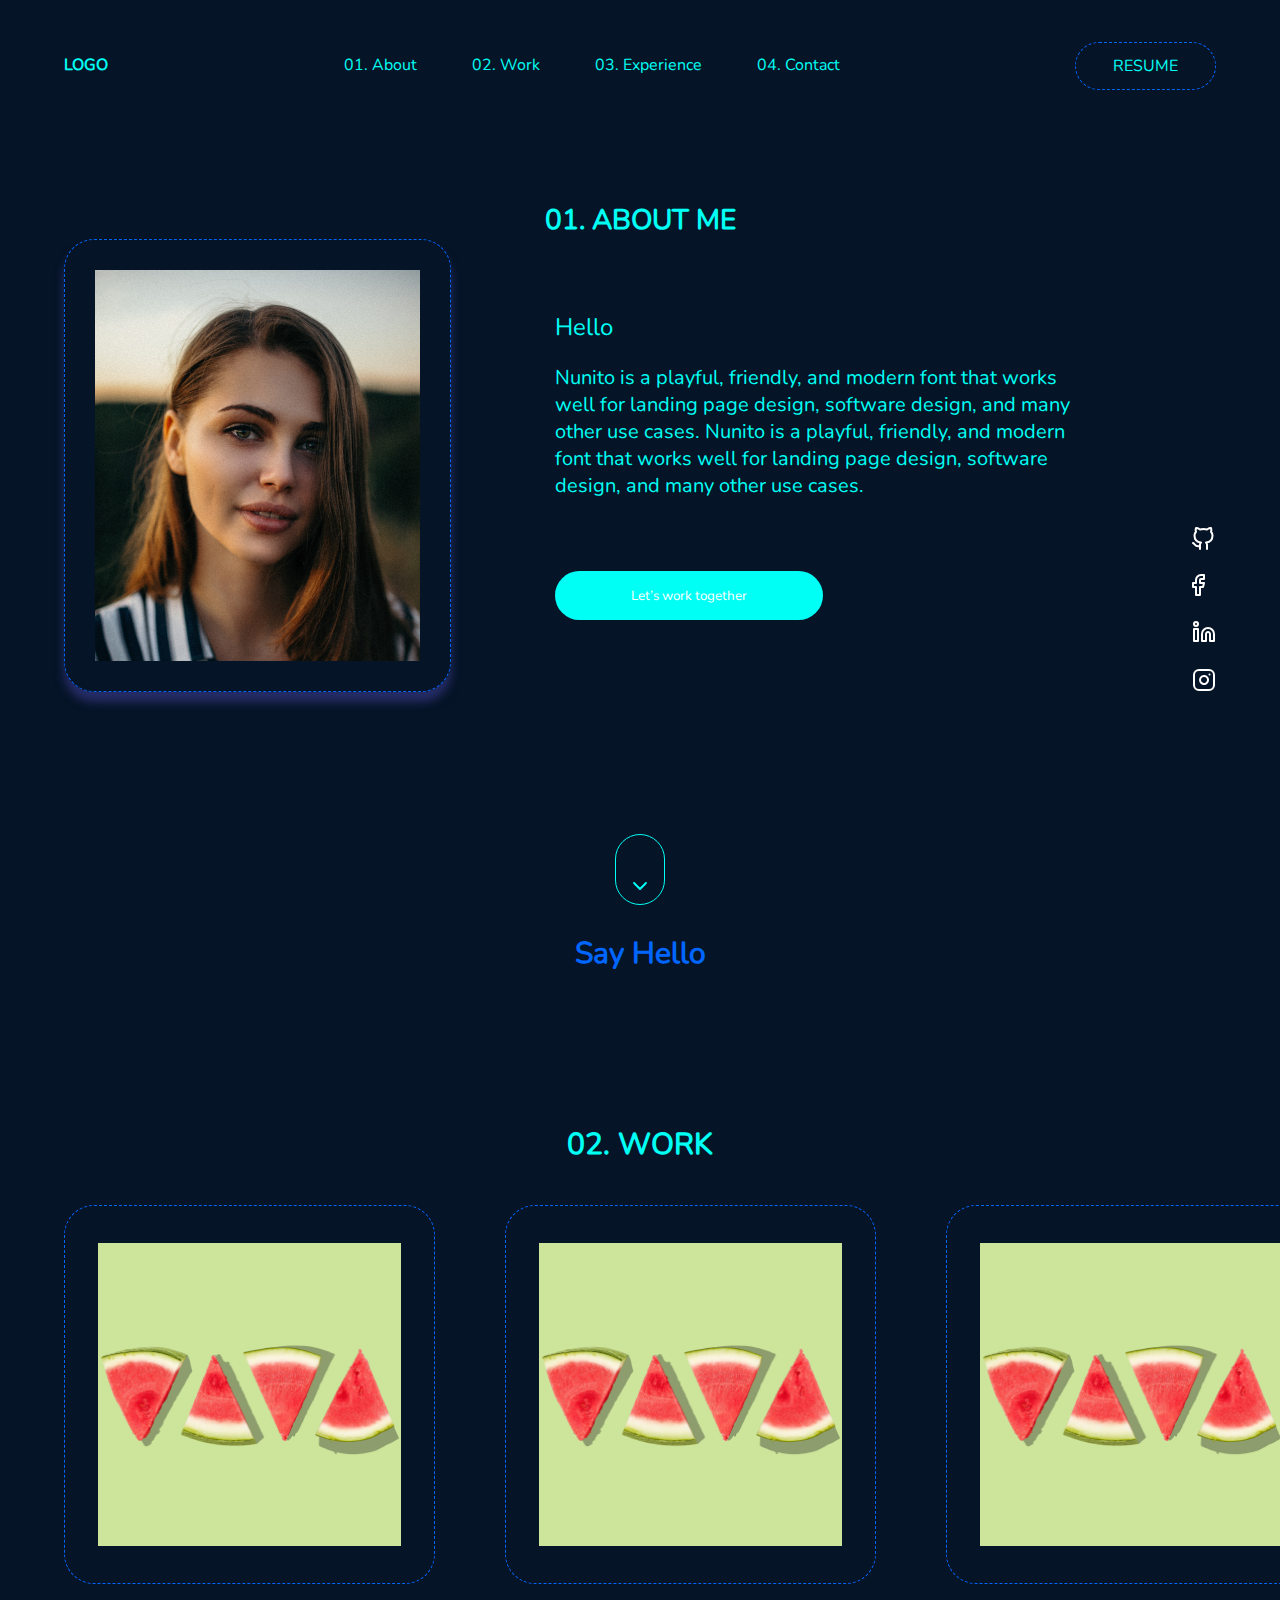
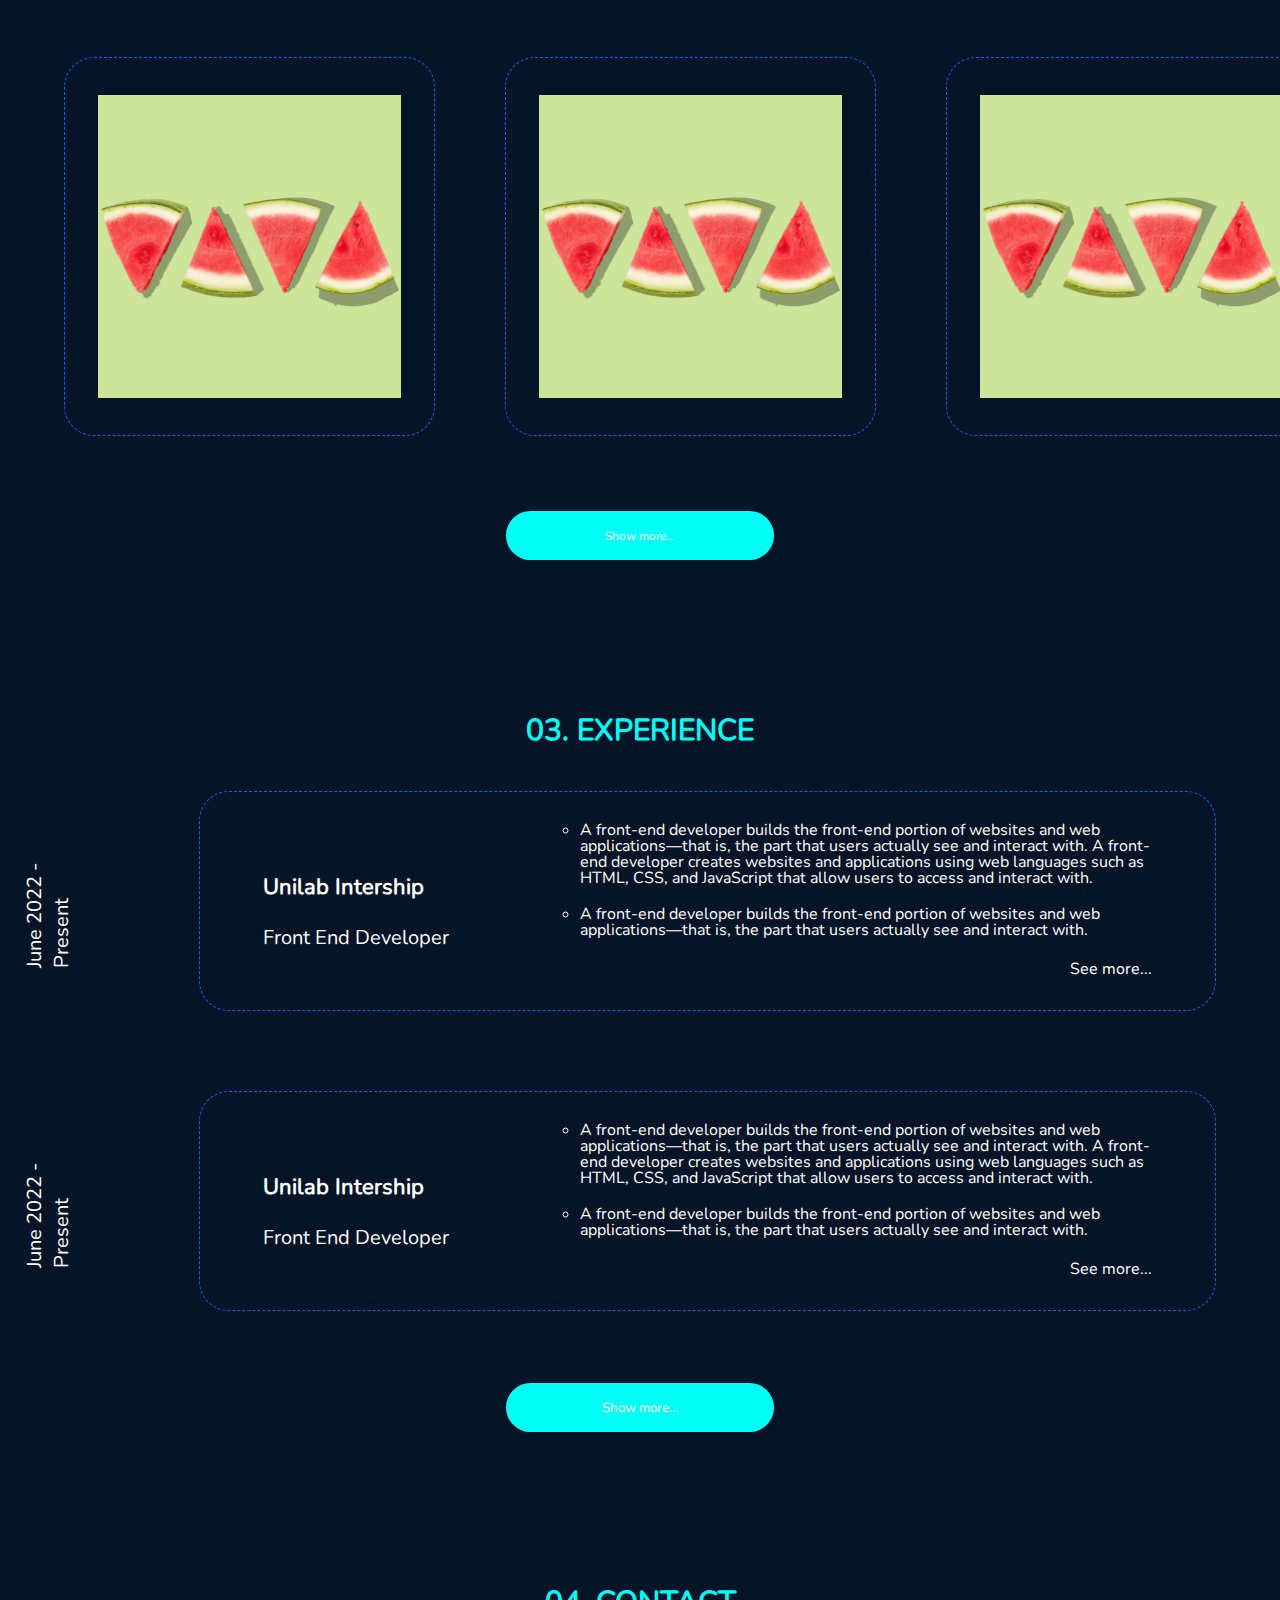
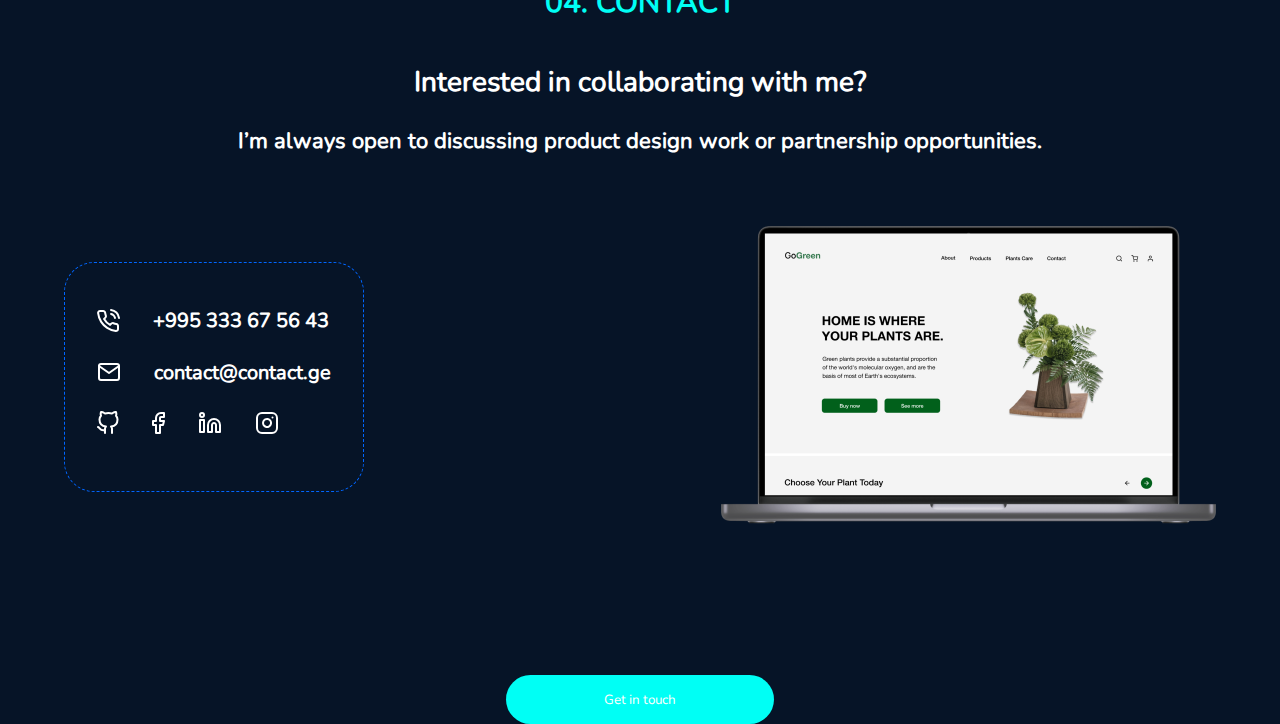
<file: index.html>
<!DOCTYPE html>
<html lang="en">
  <head>
    <meta charset="UTF-8" />
    <meta http-equiv="X-UA-Compatible" content="IE=edge" />
    <meta name="viewport" content="width=device-width, initial-scale=1.0" />
    <link href="./static/css/reset.css" rel="stylesheet" />
    <link href="./static/css/style.css" rel="stylesheet" />
    <title>Portfolio</title>
  </head>
  <body>
    <header class="container">
      <nav>
        <ul class="navigation">
          <li class="logo"><a href="#">LOGO</a></li>
          <ul class="middle-nav">
            <li><a href="#">01. About</a></li>
            <li><a href="./static/pages/recent.html">02. Work</a></li>
            <li><a href="#">03. Experience</a></li>
            <li><a href="#">04. Contact</a></li>
          </ul>
          <li class="resume"><a href="#">RESUME</a></li>
        </ul>
      </nav>
    </header>
    <main class="container">
      <h2 class="title">01. About me</h2>
      <div class="about-me">
        <img class="account" src="./static/img/user.png" alt="person" />
        <div class="content">
          <h4>Hello</h4>
          <p>
            Nunito is a playful, friendly, and modern font that works well for
            landing page design, software design, and many other use cases.
            Nunito is a playful, friendly, and modern font that works well for
            landing page design, software design, and many other use cases.
          </p>
          <button class="button">Let’s work together</button>
        </div>
        <div class="svg">
          <svg
            width="22"
            height="23"
            viewBox="0 0 22 23"
            fill="none"
            xmlns="http://www.w3.org/2000/svg"
          >
            <path
              d="M8 19.0001C3 20.5001 3 16.5001 1 16.0001M15 22.0001V18.1301C15.0375 17.6532 14.9731 17.1739 14.811 16.7239C14.6489 16.2738 14.3929 15.8635 14.06 15.5201C17.2 15.1701 20.5 13.9801 20.5 8.52006C20.4997 7.12389 19.9627 5.78126 19 4.77006C19.4559 3.54857 19.4236 2.19841 18.91 1.00006C18.91 1.00006 17.73 0.65006 15 2.48006C12.708 1.85888 10.292 1.85888 8 2.48006C5.27 0.65006 4.09 1.00006 4.09 1.00006C3.57638 2.19841 3.54414 3.54857 4 4.77006C3.03013 5.78876 2.49252 7.14352 2.5 8.55006C2.5 13.9701 5.8 15.1601 8.94 15.5501C8.611 15.89 8.35726 16.2955 8.19531 16.74C8.03335 17.1845 7.96681 17.6581 8 18.1301V22.0001"
              stroke="white"
              stroke-width="2"
              stroke-linecap="round"
              stroke-linejoin="round"
            />
          </svg>
          <svg
            width="13"
            height="22"
            viewBox="0 0 13 22"
            fill="none"
            xmlns="http://www.w3.org/2000/svg"
          >
            <path
              d="M12 1H9C7.67392 1 6.40215 1.52678 5.46447 2.46447C4.52678 3.40215 4 4.67392 4 6V9H1V13H4V21H8V13H11L12 9H8V6C8 5.73478 8.10536 5.48043 8.29289 5.29289C8.48043 5.10536 8.73478 5 9 5H12V1Z"
              stroke="white"
              stroke-width="2"
              stroke-linecap="round"
              stroke-linejoin="round"
            />
          </svg>
          <svg
            width="24"
            height="24"
            viewBox="0 0 24 24"
            fill="none"
            xmlns="http://www.w3.org/2000/svg"
          >
            <path
              d="M16 8C17.5913 8 19.1174 8.63214 20.2426 9.75736C21.3679 10.8826 22 12.4087 22 14V21H18V14C18 13.4696 17.7893 12.9609 17.4142 12.5858C17.0391 12.2107 16.5304 12 16 12C15.4696 12 14.9609 12.2107 14.5858 12.5858C14.2107 12.9609 14 13.4696 14 14V21H10V14C10 12.4087 10.6321 10.8826 11.7574 9.75736C12.8826 8.63214 14.4087 8 16 8V8Z"
              stroke="white"
              stroke-width="2"
              stroke-linecap="round"
              stroke-linejoin="round"
            />
            <path
              d="M6 9H2V21H6V9Z"
              stroke="white"
              stroke-width="2"
              stroke-linecap="round"
              stroke-linejoin="round"
            />
            <path
              d="M4 6C5.10457 6 6 5.10457 6 4C6 2.89543 5.10457 2 4 2C2.89543 2 2 2.89543 2 4C2 5.10457 2.89543 6 4 6Z"
              stroke="white"
              stroke-width="2"
              stroke-linecap="round"
              stroke-linejoin="round"
            />
          </svg>
          <svg
            width="24"
            height="24"
            viewBox="0 0 24 24"
            fill="none"
            xmlns="http://www.w3.org/2000/svg"
          >
            <path
              d="M17 2H7C4.23858 2 2 4.23858 2 7V17C2 19.7614 4.23858 22 7 22H17C19.7614 22 22 19.7614 22 17V7C22 4.23858 19.7614 2 17 2Z"
              stroke="white"
              stroke-width="2"
              stroke-linecap="round"
              stroke-linejoin="round"
            />
            <path
              d="M16 11.3701C16.1234 12.2023 15.9812 13.0523 15.5937 13.7991C15.2062 14.5459 14.5931 15.1515 13.8416 15.5297C13.0901 15.908 12.2384 16.0397 11.4077 15.906C10.5771 15.7723 9.80971 15.3801 9.21479 14.7852C8.61987 14.1903 8.22768 13.4229 8.09402 12.5923C7.96035 11.7616 8.09202 10.91 8.47028 10.1584C8.84854 9.40691 9.45414 8.7938 10.2009 8.4063C10.9477 8.0188 11.7977 7.87665 12.63 8.00006C13.4789 8.12594 14.2648 8.52152 14.8716 9.12836C15.4785 9.73521 15.8741 10.5211 16 11.3701Z"
              stroke="white"
              stroke-width="2"
              stroke-linecap="round"
              stroke-linejoin="round"
            />
            <path
              d="M17.5 6.5H17.51"
              stroke="white"
              stroke-width="2"
              stroke-linecap="round"
              stroke-linejoin="round"
            />
          </svg>
        </div>
      </div>
      <div class="vector">
        <svg
          width="14"
          height="8"
          viewBox="0 0 14 8"
          fill="none"
          xmlns="http://www.w3.org/2000/svg"
        >
          <path
            d="M1 1L7 7L13 1"
            stroke="#00FFF5"
            stroke-width="2"
            stroke-linecap="round"
            stroke-linejoin="round"
          />
        </svg>
      </div>
      <h5 class="sayhello">Say Hello</h5>
      <section>
        <h2 class="work">02. WORK</h2>
        <div class="work-pic">
          <div class="hover">
            <img
              class="watermelon"
              src="./static/img/watermelon.png"
              alt="watermalon"
            />
            <div class="middle">
              <div class="text">See full Project</div>
            </div>
          </div>
          <div class="hover">
            <img
              class="watermelon"
              src="./static/img/watermelon.png"
              alt="watermalon"
            />
            <div class="middle">
              <div class="text">See full Project</div>
            </div>
          </div>
          <div class="hover">
            <img
              class="watermelon"
              src="./static/img/watermelon.png"
              alt="watermalon"
            />
            <div class="middle">
              <div class="text">See full Project</div>
            </div>
          </div>
          <div class="hover">
            <img
              class="watermelon"
              src="./static/img/watermelon.png"
              alt="watermalon"
            />
            <div class="middle">
              <div class="text">See full Project</div>
            </div>
          </div>
          <div class="hover">
            <img
              class="watermelon"
              src="./static/img/watermelon.png"
              alt="watermalon"
            />
            <div class="middle">
              <div class="text">See full Project</div>
            </div>
          </div>
          <div class="hover">
            <img
              class="watermelon"
              src="./static/img/watermelon.png"
              alt="watermalon"
            />
            <div class="middle">
              <div class="text">See full Project</div>
            </div>
          </div>
        </div>
        <div class="showmore">
          <button class="button">
            <a href="./static/pages/recent.html"> Show more... </a>
          </button>
        </div>
      </section>
      <section>
        <h2 class="work">03. EXPERIENCE</h2>
        <div class="experience-flex">
          <span class="experience-span">June 2022 - Present</span>
          <div class="experience">
            <div>
              <h3 class="intership">Unilab Intership</h3>
              <span>Front End Developer</span>
            </div>
            <div class="experience-li">
              <ul>
                <li class="first-li">
                  A front-end developer builds the front-end portion of websites
                  and web applications—that is, the part that users actually see
                  and interact with. A front-end developer creates websites and
                  applications using web languages such as HTML, CSS, and
                  JavaScript that allow users to access and interact with.
                </li>
                <li>
                  A front-end developer builds the front-end portion of websites
                  and web applications—that is, the part that users actually see
                  and interact with.
                </li>
                <li>
                  <a class="seemore" href="#">See more...</a>
                </li>
              </ul>
            </div>
          </div>
        </div>
        <div class="experience-flex second-experience">
          <span class="experience-span">June 2022 - Present</span>
          <div class="experience">
            <div>
              <h3 class="intership">Unilab Intership</h3>
              <span>Front End Developer</span>
            </div>
            <div class="experience-li">
              <ul>
                <li class="first-li">
                  A front-end developer builds the front-end portion of websites
                  and web applications—that is, the part that users actually see
                  and interact with. A front-end developer creates websites and
                  applications using web languages such as HTML, CSS, and
                  JavaScript that allow users to access and interact with.
                </li>
                <li>
                  A front-end developer builds the front-end portion of websites
                  and web applications—that is, the part that users actually see
                  and interact with.
                </li>
                <li>
                  <a class="seemore" href="#">See more...</a>
                </li>
              </ul>
            </div>
          </div>
        </div>
        <div class="showmore">
          <button class="button">Show more...</button>
        </div>
      </section>
      <section>
        <h2 class="work">04. CONTACT</h2>
        <h4 class="collaboration">Interested in collaborating with me?</h4>
        <blockquote class="quote">
          I’m always open to discussing product design work or partnership
          opportunities.
        </blockquote>
        <div class="contact">
          <div class="contact-div">
            <div class="contact-info">
              <svg
                width="23"
                height="23"
                viewBox="0 0 23 23"
                fill="none"
                xmlns="http://www.w3.org/2000/svg"
              >
                <path
                  d="M14.0499 5C15.0267 5.19057 15.9243 5.66826 16.628 6.37194C17.3317 7.07561 17.8094 7.97326 17.9999 8.95M14.0499 1C16.0792 1.22544 17.9715 2.13417 19.4162 3.57701C20.8608 5.01984 21.7719 6.91101 21.9999 8.94M20.9999 16.92V19.92C21.0011 20.1985 20.944 20.4742 20.8324 20.7293C20.7209 20.9845 20.5572 21.2136 20.352 21.4019C20.1468 21.5901 19.9045 21.7335 19.6407 21.8227C19.3769 21.9119 19.0973 21.9451 18.8199 21.92C15.7428 21.5856 12.7869 20.5341 10.1899 18.85C7.77376 17.3147 5.72527 15.2662 4.18993 12.85C2.49991 10.2412 1.44818 7.27099 1.11993 4.18C1.09494 3.90347 1.12781 3.62476 1.21643 3.36162C1.30506 3.09849 1.4475 2.85669 1.6347 2.65162C1.82189 2.44655 2.04974 2.28271 2.30372 2.17052C2.55771 2.05833 2.83227 2.00026 3.10993 2H6.10993C6.59524 1.99522 7.06572 2.16708 7.43369 2.48353C7.80166 2.79999 8.04201 3.23945 8.10993 3.72C8.23656 4.68007 8.47138 5.62273 8.80993 6.53C8.94448 6.88792 8.9736 7.27691 8.89384 7.65088C8.81408 8.02485 8.6288 8.36811 8.35993 8.64L7.08993 9.91C8.51349 12.4135 10.5864 14.4864 13.0899 15.91L14.3599 14.64C14.6318 14.3711 14.9751 14.1858 15.3491 14.1061C15.723 14.0263 16.112 14.0555 16.4699 14.19C17.3772 14.5286 18.3199 14.7634 19.2799 14.89C19.7657 14.9585 20.2093 15.2032 20.5265 15.5775C20.8436 15.9518 21.0121 16.4296 20.9999 16.92Z"
                  stroke="white"
                  stroke-width="2"
                  stroke-linecap="round"
                  stroke-linejoin="round"
                />
              </svg>

              <span> +995 333 67 56 43</span>
            </div>
            <div class="contact-info">
              <svg
                width="24"
                height="24"
                viewBox="0 0 24 24"
                fill="none"
                xmlns="http://www.w3.org/2000/svg"
              >
                <path
                  d="M4 4H20C21.1 4 22 4.9 22 6V18C22 19.1 21.1 20 20 20H4C2.9 20 2 19.1 2 18V6C2 4.9 2.9 4 4 4Z"
                  stroke="white"
                  stroke-width="2"
                  stroke-linecap="round"
                  stroke-linejoin="round"
                />
                <path
                  d="M22 6L12 13L2 6"
                  stroke="white"
                  stroke-width="2"
                  stroke-linecap="round"
                  stroke-linejoin="round"
                />
              </svg>
              <span>contact@contact.ge</span>
            </div>
            <div class="contact-info">
              <svg
                width="22"
                height="23"
                viewBox="0 0 22 23"
                fill="none"
                xmlns="http://www.w3.org/2000/svg"
              >
                <path
                  d="M8 19.0001C3 20.5001 3 16.5001 1 16.0001M15 22.0001V18.1301C15.0375 17.6532 14.9731 17.1739 14.811 16.7239C14.6489 16.2738 14.3929 15.8635 14.06 15.5201C17.2 15.1701 20.5 13.9801 20.5 8.52006C20.4997 7.12389 19.9627 5.78126 19 4.77006C19.4559 3.54857 19.4236 2.19841 18.91 1.00006C18.91 1.00006 17.73 0.65006 15 2.48006C12.708 1.85888 10.292 1.85888 8 2.48006C5.27 0.65006 4.09 1.00006 4.09 1.00006C3.57638 2.19841 3.54414 3.54857 4 4.77006C3.03013 5.78876 2.49252 7.14352 2.5 8.55006C2.5 13.9701 5.8 15.1601 8.94 15.5501C8.611 15.89 8.35726 16.2955 8.19531 16.74C8.03335 17.1845 7.96681 17.6581 8 18.1301V22.0001"
                  stroke="white"
                  stroke-width="2"
                  stroke-linecap="round"
                  stroke-linejoin="round"
                />
              </svg>
              <svg
                width="13"
                height="22"
                viewBox="0 0 13 22"
                fill="none"
                xmlns="http://www.w3.org/2000/svg"
              >
                <path
                  d="M12 1H9C7.67392 1 6.40215 1.52678 5.46447 2.46447C4.52678 3.40215 4 4.67392 4 6V9H1V13H4V21H8V13H11L12 9H8V6C8 5.73478 8.10536 5.48043 8.29289 5.29289C8.48043 5.10536 8.73478 5 9 5H12V1Z"
                  stroke="white"
                  stroke-width="2"
                  stroke-linecap="round"
                  stroke-linejoin="round"
                />
              </svg>
              <svg
                width="24"
                height="24"
                viewBox="0 0 24 24"
                fill="none"
                xmlns="http://www.w3.org/2000/svg"
              >
                <path
                  d="M16 8C17.5913 8 19.1174 8.63214 20.2426 9.75736C21.3679 10.8826 22 12.4087 22 14V21H18V14C18 13.4696 17.7893 12.9609 17.4142 12.5858C17.0391 12.2107 16.5304 12 16 12C15.4696 12 14.9609 12.2107 14.5858 12.5858C14.2107 12.9609 14 13.4696 14 14V21H10V14C10 12.4087 10.6321 10.8826 11.7574 9.75736C12.8826 8.63214 14.4087 8 16 8V8Z"
                  stroke="white"
                  stroke-width="2"
                  stroke-linecap="round"
                  stroke-linejoin="round"
                />
                <path
                  d="M6 9H2V21H6V9Z"
                  stroke="white"
                  stroke-width="2"
                  stroke-linecap="round"
                  stroke-linejoin="round"
                />
                <path
                  d="M4 6C5.10457 6 6 5.10457 6 4C6 2.89543 5.10457 2 4 2C2.89543 2 2 2.89543 2 4C2 5.10457 2.89543 6 4 6Z"
                  stroke="white"
                  stroke-width="2"
                  stroke-linecap="round"
                  stroke-linejoin="round"
                />
              </svg>
              <svg
                width="24"
                height="24"
                viewBox="0 0 24 24"
                fill="none"
                xmlns="http://www.w3.org/2000/svg"
              >
                <path
                  d="M17 2H7C4.23858 2 2 4.23858 2 7V17C2 19.7614 4.23858 22 7 22H17C19.7614 22 22 19.7614 22 17V7C22 4.23858 19.7614 2 17 2Z"
                  stroke="white"
                  stroke-width="2"
                  stroke-linecap="round"
                  stroke-linejoin="round"
                />
                <path
                  d="M16 11.3701C16.1234 12.2023 15.9812 13.0523 15.5937 13.7991C15.2062 14.5459 14.5931 15.1515 13.8416 15.5297C13.0901 15.908 12.2384 16.0397 11.4077 15.906C10.5771 15.7723 9.80971 15.3801 9.21479 14.7852C8.61987 14.1903 8.22768 13.4229 8.09402 12.5923C7.96035 11.7616 8.09202 10.91 8.47028 10.1584C8.84854 9.40691 9.45414 8.7938 10.2009 8.4063C10.9477 8.0188 11.7977 7.87665 12.63 8.00006C13.4789 8.12594 14.2648 8.52152 14.8716 9.12836C15.4785 9.73521 15.8741 10.5211 16 11.3701Z"
                  stroke="white"
                  stroke-width="2"
                  stroke-linecap="round"
                  stroke-linejoin="round"
                />
                <path
                  d="M17.5 6.5H17.51"
                  stroke="white"
                  stroke-width="2"
                  stroke-linecap="round"
                  stroke-linejoin="round"
                />
              </svg>
            </div>
          </div>
          <div class="macbook">
            <img src="./static/img/macbook.png" alt="macbook" />
            <img
              class="wallpaper"
              src="./static/img/screen.png"
              alt="wallpaper"
            />
          </div>
        </div>
        <div class="getintouch">
          <button class="button">Get in touch</button>
        </div>
      </section>
    </main>
  </body>
</html>
</file>
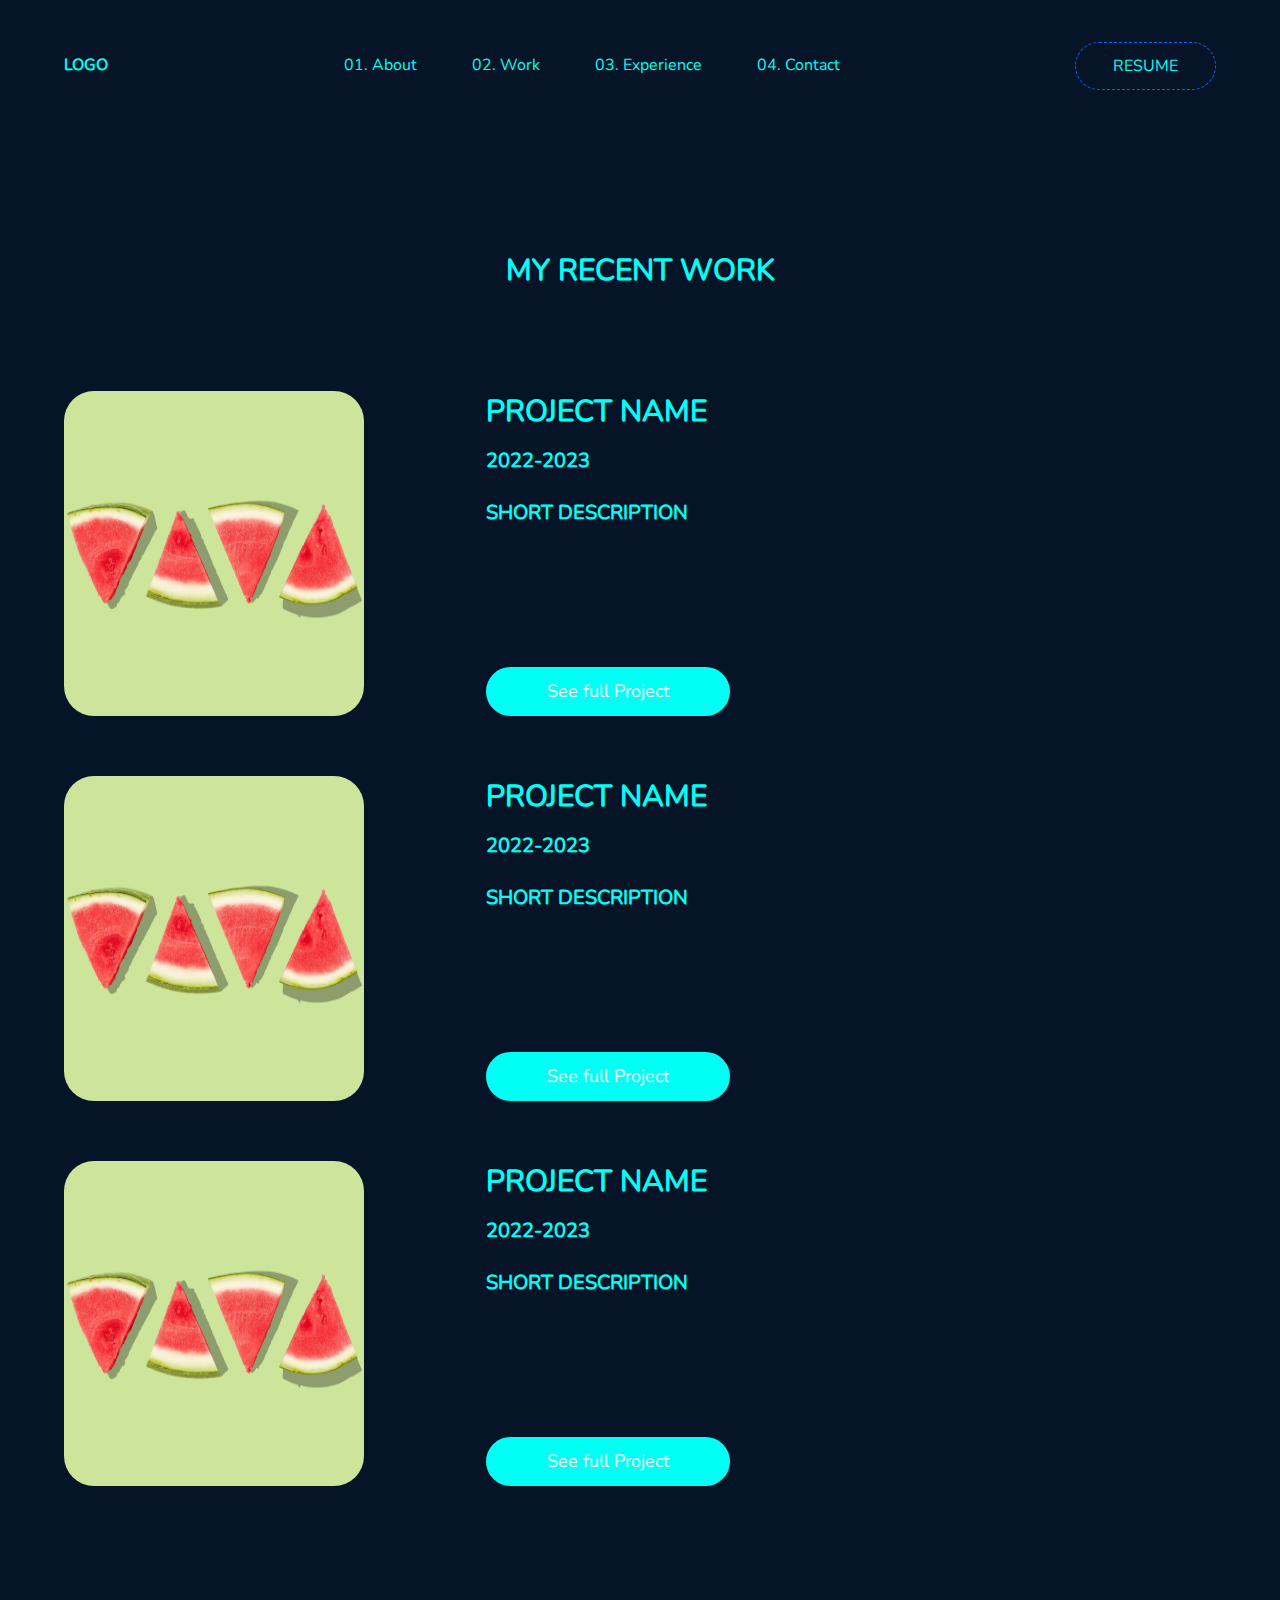
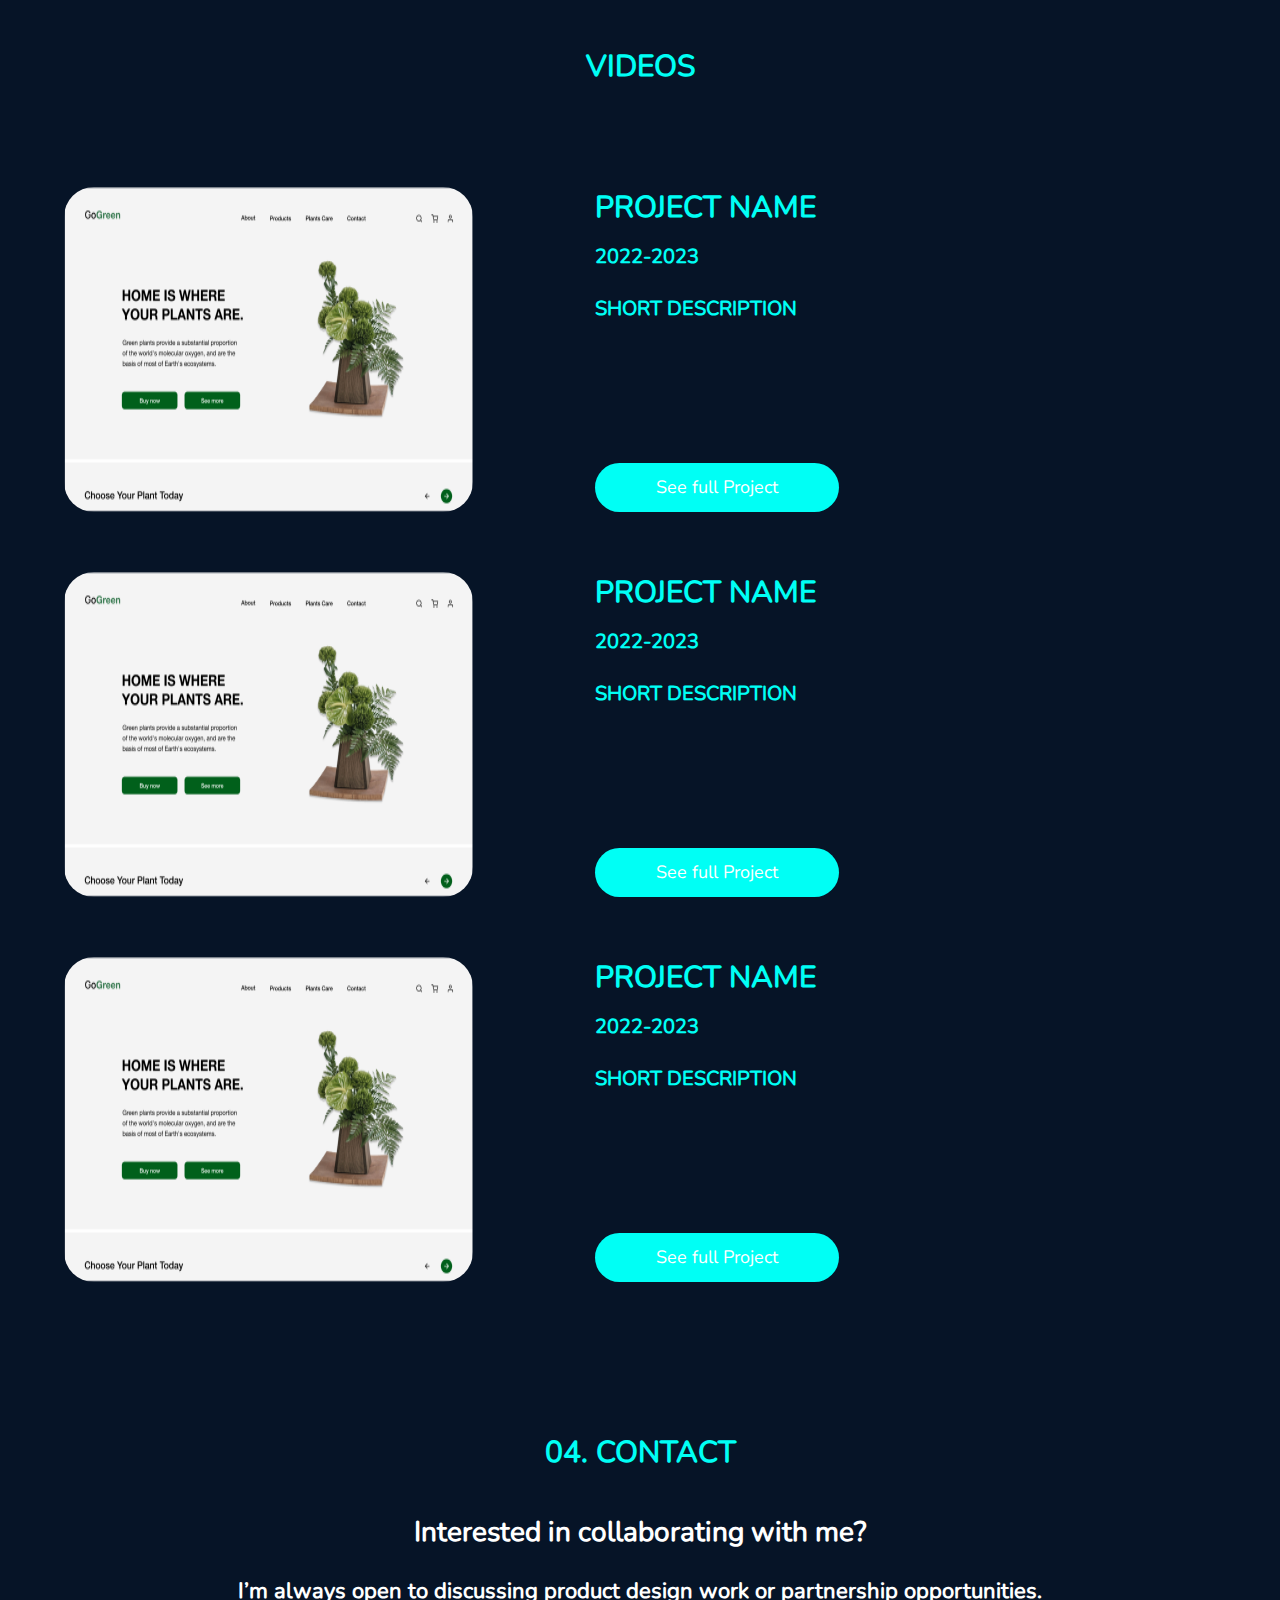
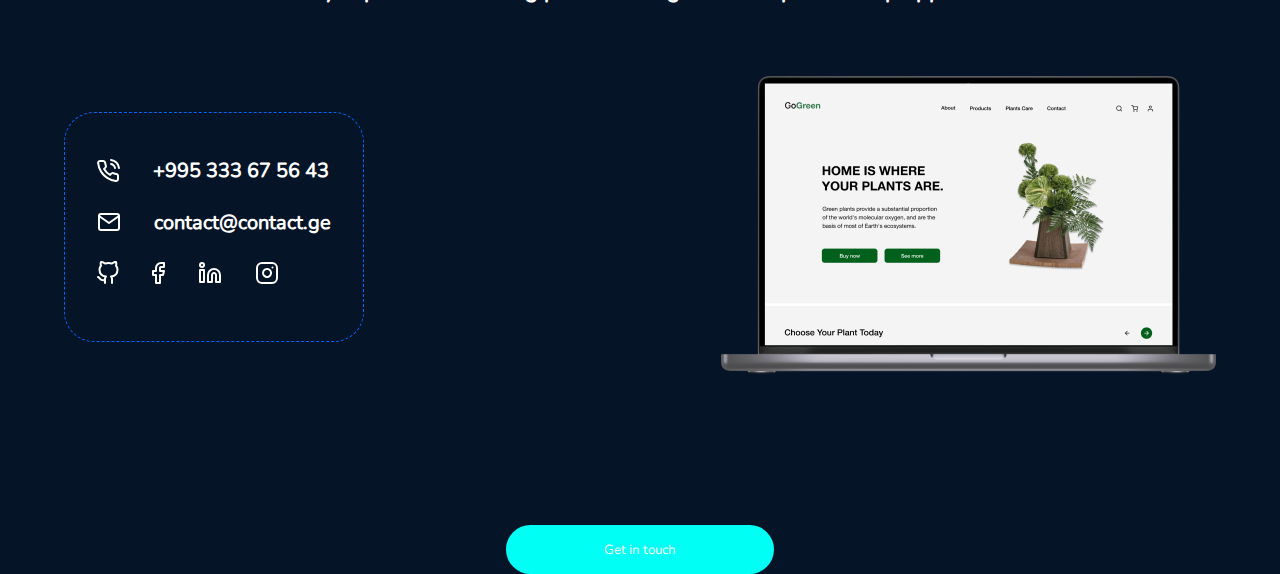
<file: static/pages/recent.html>
<!DOCTYPE html>
<html lang="en">
  <head>
    <meta charset="UTF-8" />
    <meta http-equiv="X-UA-Compatible" content="IE=edge" />
    <meta name="viewport" content="width=device-width, initial-scale=1.0" />
    <link rel="stylesheet" href="./../css/reset.css" />
    <link rel="stylesheet" href="./../css/style.css" />
    <title>My Work</title>
  </head>
  <body>
    <header class="container">
      <nav>
        <ul class="navigation">
          <li class="logo"><a href="./../../index.html">LOGO</a></li>
          <ul class="middle-nav">
            <li><a href="./../../index.html">01. About</a></li>
            <li><a href="#">02. Work</a></li>
            <li><a href="./../../index.html">03. Experience</a></li>
            <li><a href="./../../index.html">04. Contact</a></li>
          </ul>
          <li class="resume"><a href="./../../index.html">RESUME</a></li>
        </ul>
      </nav>
    </header>
    <main class="container">
      <section>
        <h2 class="work-title">My recent work</h2>
        <div class="recent-work">
          <img src="./../img/watermelon.png" alt="watermalon" />
          <div>
            <h4>project name</h4>
            <div class="description">
              <span>2022-2023</span>
              <span>Short description</span>
              <button>See full Project</button>
            </div>
          </div>
        </div>
        <div class="recent-work">
          <img src="./../img/watermelon.png" alt="watermalon" />
          <div>
            <h4>project name</h4>
            <div class="description">
              <span>2022-2023</span>
              <span>Short description</span>
              <button>See full Project</button>
            </div>
          </div>
        </div>
        <div class="recent-work">
          <img src="./../img/watermelon.png" alt="watermalon" />
          <div>
            <h4>project name</h4>
            <div class="description">
              <span>2022-2023</span>
              <span>Short description</span>
              <button>See full Project</button>
            </div>
          </div>
        </div>
        <h2 class="work-title">videos</h2>
        <div class="recent-work">
          <img src="./../img/screen.png" alt="watermalon" />
          <div>
            <h4>project name</h4>
            <div class="description">
              <span>2022-2023</span>
              <span>Short description</span>
              <button>See full Project</button>
            </div>
          </div>
        </div>
        <div class="recent-work">
          <img src="./../img/screen.png" alt="watermalon" />
          <div>
            <h4>project name</h4>
            <div class="description">
              <span>2022-2023</span>
              <span>Short description</span>
              <button>See full Project</button>
            </div>
          </div>
        </div>
        <div class="recent-work">
          <img src="./../img/screen.png" alt="watermalon" />
          <div>
            <h4>project name</h4>
            <div class="description">
              <span>2022-2023</span>
              <span>Short description</span>
              <button>See full Project</button>
            </div>
          </div>
        </div>
      </section>
      <section>
        <h2 class="work">04. CONTACT</h2>
        <h4 class="collaboration">Interested in collaborating with me?</h4>
        <blockquote class="quote">
          I’m always open to discussing product design work or partnership
          opportunities.
        </blockquote>
        <div class="contact">
          <div class="contact-div">
            <div class="contact-info">
              <svg
                width="23"
                height="23"
                viewBox="0 0 23 23"
                fill="none"
                xmlns="http://www.w3.org/2000/svg"
              >
                <path
                  d="M14.0499 5C15.0267 5.19057 15.9243 5.66826 16.628 6.37194C17.3317 7.07561 17.8094 7.97326 17.9999 8.95M14.0499 1C16.0792 1.22544 17.9715 2.13417 19.4162 3.57701C20.8608 5.01984 21.7719 6.91101 21.9999 8.94M20.9999 16.92V19.92C21.0011 20.1985 20.944 20.4742 20.8324 20.7293C20.7209 20.9845 20.5572 21.2136 20.352 21.4019C20.1468 21.5901 19.9045 21.7335 19.6407 21.8227C19.3769 21.9119 19.0973 21.9451 18.8199 21.92C15.7428 21.5856 12.7869 20.5341 10.1899 18.85C7.77376 17.3147 5.72527 15.2662 4.18993 12.85C2.49991 10.2412 1.44818 7.27099 1.11993 4.18C1.09494 3.90347 1.12781 3.62476 1.21643 3.36162C1.30506 3.09849 1.4475 2.85669 1.6347 2.65162C1.82189 2.44655 2.04974 2.28271 2.30372 2.17052C2.55771 2.05833 2.83227 2.00026 3.10993 2H6.10993C6.59524 1.99522 7.06572 2.16708 7.43369 2.48353C7.80166 2.79999 8.04201 3.23945 8.10993 3.72C8.23656 4.68007 8.47138 5.62273 8.80993 6.53C8.94448 6.88792 8.9736 7.27691 8.89384 7.65088C8.81408 8.02485 8.6288 8.36811 8.35993 8.64L7.08993 9.91C8.51349 12.4135 10.5864 14.4864 13.0899 15.91L14.3599 14.64C14.6318 14.3711 14.9751 14.1858 15.3491 14.1061C15.723 14.0263 16.112 14.0555 16.4699 14.19C17.3772 14.5286 18.3199 14.7634 19.2799 14.89C19.7657 14.9585 20.2093 15.2032 20.5265 15.5775C20.8436 15.9518 21.0121 16.4296 20.9999 16.92Z"
                  stroke="white"
                  stroke-width="2"
                  stroke-linecap="round"
                  stroke-linejoin="round"
                />
              </svg>

              <span> +995 333 67 56 43</span>
            </div>
            <div class="contact-info">
              <svg
                width="24"
                height="24"
                viewBox="0 0 24 24"
                fill="none"
                xmlns="http://www.w3.org/2000/svg"
              >
                <path
                  d="M4 4H20C21.1 4 22 4.9 22 6V18C22 19.1 21.1 20 20 20H4C2.9 20 2 19.1 2 18V6C2 4.9 2.9 4 4 4Z"
                  stroke="white"
                  stroke-width="2"
                  stroke-linecap="round"
                  stroke-linejoin="round"
                />
                <path
                  d="M22 6L12 13L2 6"
                  stroke="white"
                  stroke-width="2"
                  stroke-linecap="round"
                  stroke-linejoin="round"
                />
              </svg>
              <span>contact@contact.ge</span>
            </div>
            <div class="contact-info">
              <svg
                width="22"
                height="23"
                viewBox="0 0 22 23"
                fill="none"
                xmlns="http://www.w3.org/2000/svg"
              >
                <path
                  d="M8 19.0001C3 20.5001 3 16.5001 1 16.0001M15 22.0001V18.1301C15.0375 17.6532 14.9731 17.1739 14.811 16.7239C14.6489 16.2738 14.3929 15.8635 14.06 15.5201C17.2 15.1701 20.5 13.9801 20.5 8.52006C20.4997 7.12389 19.9627 5.78126 19 4.77006C19.4559 3.54857 19.4236 2.19841 18.91 1.00006C18.91 1.00006 17.73 0.65006 15 2.48006C12.708 1.85888 10.292 1.85888 8 2.48006C5.27 0.65006 4.09 1.00006 4.09 1.00006C3.57638 2.19841 3.54414 3.54857 4 4.77006C3.03013 5.78876 2.49252 7.14352 2.5 8.55006C2.5 13.9701 5.8 15.1601 8.94 15.5501C8.611 15.89 8.35726 16.2955 8.19531 16.74C8.03335 17.1845 7.96681 17.6581 8 18.1301V22.0001"
                  stroke="white"
                  stroke-width="2"
                  stroke-linecap="round"
                  stroke-linejoin="round"
                />
              </svg>
              <svg
                width="13"
                height="22"
                viewBox="0 0 13 22"
                fill="none"
                xmlns="http://www.w3.org/2000/svg"
              >
                <path
                  d="M12 1H9C7.67392 1 6.40215 1.52678 5.46447 2.46447C4.52678 3.40215 4 4.67392 4 6V9H1V13H4V21H8V13H11L12 9H8V6C8 5.73478 8.10536 5.48043 8.29289 5.29289C8.48043 5.10536 8.73478 5 9 5H12V1Z"
                  stroke="white"
                  stroke-width="2"
                  stroke-linecap="round"
                  stroke-linejoin="round"
                />
              </svg>
              <svg
                width="24"
                height="24"
                viewBox="0 0 24 24"
                fill="none"
                xmlns="http://www.w3.org/2000/svg"
              >
                <path
                  d="M16 8C17.5913 8 19.1174 8.63214 20.2426 9.75736C21.3679 10.8826 22 12.4087 22 14V21H18V14C18 13.4696 17.7893 12.9609 17.4142 12.5858C17.0391 12.2107 16.5304 12 16 12C15.4696 12 14.9609 12.2107 14.5858 12.5858C14.2107 12.9609 14 13.4696 14 14V21H10V14C10 12.4087 10.6321 10.8826 11.7574 9.75736C12.8826 8.63214 14.4087 8 16 8V8Z"
                  stroke="white"
                  stroke-width="2"
                  stroke-linecap="round"
                  stroke-linejoin="round"
                />
                <path
                  d="M6 9H2V21H6V9Z"
                  stroke="white"
                  stroke-width="2"
                  stroke-linecap="round"
                  stroke-linejoin="round"
                />
                <path
                  d="M4 6C5.10457 6 6 5.10457 6 4C6 2.89543 5.10457 2 4 2C2.89543 2 2 2.89543 2 4C2 5.10457 2.89543 6 4 6Z"
                  stroke="white"
                  stroke-width="2"
                  stroke-linecap="round"
                  stroke-linejoin="round"
                />
              </svg>
              <svg
                width="24"
                height="24"
                viewBox="0 0 24 24"
                fill="none"
                xmlns="http://www.w3.org/2000/svg"
              >
                <path
                  d="M17 2H7C4.23858 2 2 4.23858 2 7V17C2 19.7614 4.23858 22 7 22H17C19.7614 22 22 19.7614 22 17V7C22 4.23858 19.7614 2 17 2Z"
                  stroke="white"
                  stroke-width="2"
                  stroke-linecap="round"
                  stroke-linejoin="round"
                />
                <path
                  d="M16 11.3701C16.1234 12.2023 15.9812 13.0523 15.5937 13.7991C15.2062 14.5459 14.5931 15.1515 13.8416 15.5297C13.0901 15.908 12.2384 16.0397 11.4077 15.906C10.5771 15.7723 9.80971 15.3801 9.21479 14.7852C8.61987 14.1903 8.22768 13.4229 8.09402 12.5923C7.96035 11.7616 8.09202 10.91 8.47028 10.1584C8.84854 9.40691 9.45414 8.7938 10.2009 8.4063C10.9477 8.0188 11.7977 7.87665 12.63 8.00006C13.4789 8.12594 14.2648 8.52152 14.8716 9.12836C15.4785 9.73521 15.8741 10.5211 16 11.3701Z"
                  stroke="white"
                  stroke-width="2"
                  stroke-linecap="round"
                  stroke-linejoin="round"
                />
                <path
                  d="M17.5 6.5H17.51"
                  stroke="white"
                  stroke-width="2"
                  stroke-linecap="round"
                  stroke-linejoin="round"
                />
              </svg>
            </div>
          </div>
          <div class="macbook">
            <img src="./../img/macbook.png" alt="macbook" />
            <img class="wallpaper" src="./../img/screen.png" alt="wallpaper" />
          </div>
        </div>
        <div class="getintouch">
          <button class="button">Get in touch</button>
        </div>
      </section>
    </main>
  </body>
</html>
</file>
<file: static/css/style.css>
@font-face {
  font-family: "nunito";
  src: url(./../fonts/Nunito-Regular.ttf);
}
body {
  background-color: #061427;
  font-family: "nunito";
  font-style: normal;
}
.container {
  margin: 0 auto;
  width: 90%;
}
.navigation {
  display: flex;
  justify-content: space-between;
  margin-top: 57px;
  margin-bottom: 57px;
}
.middle-nav {
  display: flex;
  gap: 55px;
}
.navigation li a {
  text-decoration: none;
  color: #00fff5;
}
.logo {
  font-weight: bold;
}
.logo a:hover {
  box-shadow: 0px 10px 20px rgba(56, 59, 139, 0.63);
}
.resume {
  border: 1px dashed #0066ff;
  padding: 15px 37px;
  border-radius: 30px;
  margin-top: -15px;
  cursor: pointer;
}
.resume:hover {
  box-shadow: 0px 10px 20px rgba(56, 59, 139, 0.63);
}
.resume:active {
  box-shadow: none;
}
.middle-nav li a:hover {
  box-shadow: 0px 10px 20px rgba(56, 59, 139, 0.63);
}
/* SECTIONS */
.title {
  font-weight: 800;
  font-size: 28px;
  line-height: 38px;
  text-transform: uppercase;
  color: #00fff5;
  text-align: center;
  margin-top: 111px;
}
.about-me {
  display: flex;
  gap: 104px;
}

.about-me img {
  border: 1px dashed #0066ff;
  border-radius: 30px;
  padding: 30px;
  box-shadow: 0px 10px 10px rgba(56, 59, 139, 0.63);
}
.account {
  border-radius: 30px;
}
.content {
  align-self: center;
}
.content p {
  font-weight: 400;
  font-size: 20px;
  line-height: 27px;
  color: #00fff5;
}
.content h4 {
  font-weight: 500;
  font-size: 24px;
  line-height: 33px;
  color: #00fff5;
  margin-bottom: 20px;
}
.button {
  background: #00fff5;
  border-radius: 30px;
  color: #ffffff;
  padding: 12px 44px;
  border: none;
  margin-top: 72px;
  cursor: pointer;
  font-family: "nunito";
}
.button:hover {
  box-shadow: 0px 10px 20px rgba(56, 59, 139, 0.63);
}
.button:active {
  box-shadow: none;
}
.svg {
  display: flex;
  flex-direction: column;
  justify-content: flex-end;
}
.svg svg {
  margin-top: 24px;
  cursor: pointer;
}
.svg svg:hover {
  box-shadow: 0px 10px 20px rgba(56, 59, 139, 0.63);
}
.vector {
  display: flex;
  justify-content: center;
}
.vector svg {
  margin-top: 142px;
  border: 1px solid #00fff5;
  border-radius: 30px;
  text-align: center;
  cursor: pointer;
  padding: 0 17px;
  padding-top: 47px;
  padding-bottom: 14px;
}
.sayhello {
  font-weight: 600;
  font-size: 30px;
  line-height: 41px;
  color: #0066ff;
  text-align: center;
  margin-top: 28px;
}
.work {
  text-align: center;
  color: #00fff5;
  font-weight: 800;
  font-size: 30px;
  line-height: 41px;
  margin-top: 150px;
  margin-bottom: 40px;
}
.work-pic img {
  width: 303px;
  height: 303px;
  border-radius: 20px;
  border: 1px dashed #0066ff;
  border-radius: 30px;
  padding: 37px 33px;
  cursor: pointer;

  /* -ms-transform: translate(-50%, -50%); */
}
.watermalon {
  opacity: 1;
  display: block;
  height: auto;
  transition: 0.5s ease;
  backface-visibility: hidden;
  width: 100%;
}
.work-pic {
  display: grid;
  justify-content: space-between;
  grid-template-columns: repeat(3, 1fr);
  gap: 70px;
  justify-items: center;
}
.hover {
  position: relative;
}
.middle {
  transition: 0.5s ease;
  opacity: 0;
  position: absolute;
  top: 50%;
  left: 50%;
  transform: translate(-50%, -50%);
  -ms-transform: translate(-50%, -50%);
  text-align: center;
  cursor: pointer;
}
.hover:hover .watermelon {
  opacity: 0.5;
}
.hover:hover .middle {
  opacity: 1;
}
.text {
  background: #0066ff;
  color: #ffffff;
  border-radius: 10px;
  font-style: normal;
  font-weight: 500;
  font-size: 19px;
  line-height: 23px;
  padding: 12px 70px;
  width: 100px;
  border-radius: 30px;
}
.showmore {
  display: flex;
  justify-content: center;
}
.experience {
  display: grid;
  grid-template-columns: repeat(3, 1fr);
  gap: 63px;
  border: 1px dashed #0066ff;
  border-radius: 30px;
  padding: 30px 63px;
  color: #ffffff;
}
.experience-li {
  grid-column: 2/-1;
}
.first-li {
  margin-bottom: 20px;
}
.intership {
  margin-bottom: 22px;
  margin-top: 50px;
  font-weight: 700;
  font-size: 22px;
  line-height: 30px;
}
.experience div span {
  font-weight: 500;
  font-size: 20px;
  line-height: 27px;
}
.experience-li ul li {
  list-style: circle;
}
.experience-li ul li:last-child {
  list-style: none;
  margin-top: 20px;
  text-align: end;
}
.experience-li ul li a {
  text-decoration: none;
  font-weight: 400;
  font-size: 16px;
  line-height: 22px;
  color: #ffffff;
}
.experience-flex {
  display: flex;
  gap: 0;
}

.experience-flex span {
  font-weight: 400;
  font-size: 20px;
  line-height: 27px;
  color: #ffffff;
  transform: rotate(-90deg);
  /* height: 100%; */
  width: 500px;
}
.second-experience {
  margin-top: 80px;
}
.collaboration {
  font-weight: 700;
  font-size: 28px;
  line-height: 38px;
  text-align: center;
  color: #ffffff;
}
.quote {
  margin-top: 25px;
  font-weight: 700;
  font-size: 22px;
  line-height: 30px;
  text-align: center;
  color: #ffffff;
}
.contact {
  display: flex;
  justify-content: space-between;
  align-items: center;
  margin-top: 70px;
}
.macbook {
  position: relative;
}
.wallpaper {
  position: absolute;
  top: 7px;
  left: 43px;
}
.contact-info {
  display: flex;
  align-items: center;
  gap: 33px;
  margin-bottom: 25px;
}
.contact-info:nth-child(1) {
  cursor: pointer;
}
.contact-info:nth-child(2) {
  cursor: pointer;
}
.contact-info svg {
  cursor: pointer;
}
.contact-info span {
  font-weight: 600;
  font-size: 20px;
  line-height: 27px;
  color: #ffffff;
}
.contact-div {
  border: 1px dashed #0066ff;
  border-radius: 30px;
  padding: 44px 32px;
  border: 1px dashed #0066ff;
  border-radius: 30px;
  height: 140px;
}
.button:last-child {
  width: 268px;
  height: 49px;
}
.getintouch {
  display: flex;
  justify-content: center;
  margin-top: 76px;
}
.button a {
  text-decoration: none;
  font-weight: 400;
  font-size: 12px;
  line-height: 14px;
  color: #ffffff;
  font-family: "nunito";
  font-style: normal;
}
/* work page */
.work-title {
  font-weight: 800;
  font-size: 30px;
  line-height: 41px;
  text-transform: uppercase;
  color: #00fff5;
  text-align: center;
  margin-top: 160px;
  margin-bottom: 100px;
}
.recent-work {
  display: flex;
  margin-top: 60px;
  gap: 122px;
}
.recent-work img {
  border-radius: 30px;
  cursor: pointer;
}
.recent-work div h4 {
  font-weight: 800;
  font-size: 30px;
  line-height: 41px;
  text-transform: uppercase;
  color: #00fff5;
  margin-bottom: 15px;
}
.recent-work div span {
  font-weight: 800;
  font-size: 20px;
  line-height: 27px;
  text-transform: uppercase;
  color: #00fff5;
}
.description {
  display: flex;
  flex-direction: column;
  gap: 25px;
}
.description button {
  align-self: flex-end;
  margin-top: 116px;
  background: #00fff5;
  border-radius: 30px;
  width: 244px;
  height: 49px;
  font-family: "nunito";
  font-style: normal;
  font-weight: 400;
  font-size: 18px;
  line-height: 25px;
  color: #ffffff;
  border: none;
  cursor: pointer;
}
.description button:hover {
  box-shadow: 0px 10px 20px rgba(56, 59, 139, 0.63);
}
.description button:active {
  box-shadow: none;
}
.contact-info svg:hover {
  box-shadow: 0px 10px 20px rgba(56, 59, 139, 0.63);
}
.contact-info span:hover {
  box-shadow: 0px 10px 20px rgba(56, 59, 139, 0.63);
}
.seemore:hover {
  box-shadow: 0px 10px 20px rgba(56, 59, 139, 0.63);
}
</file>
